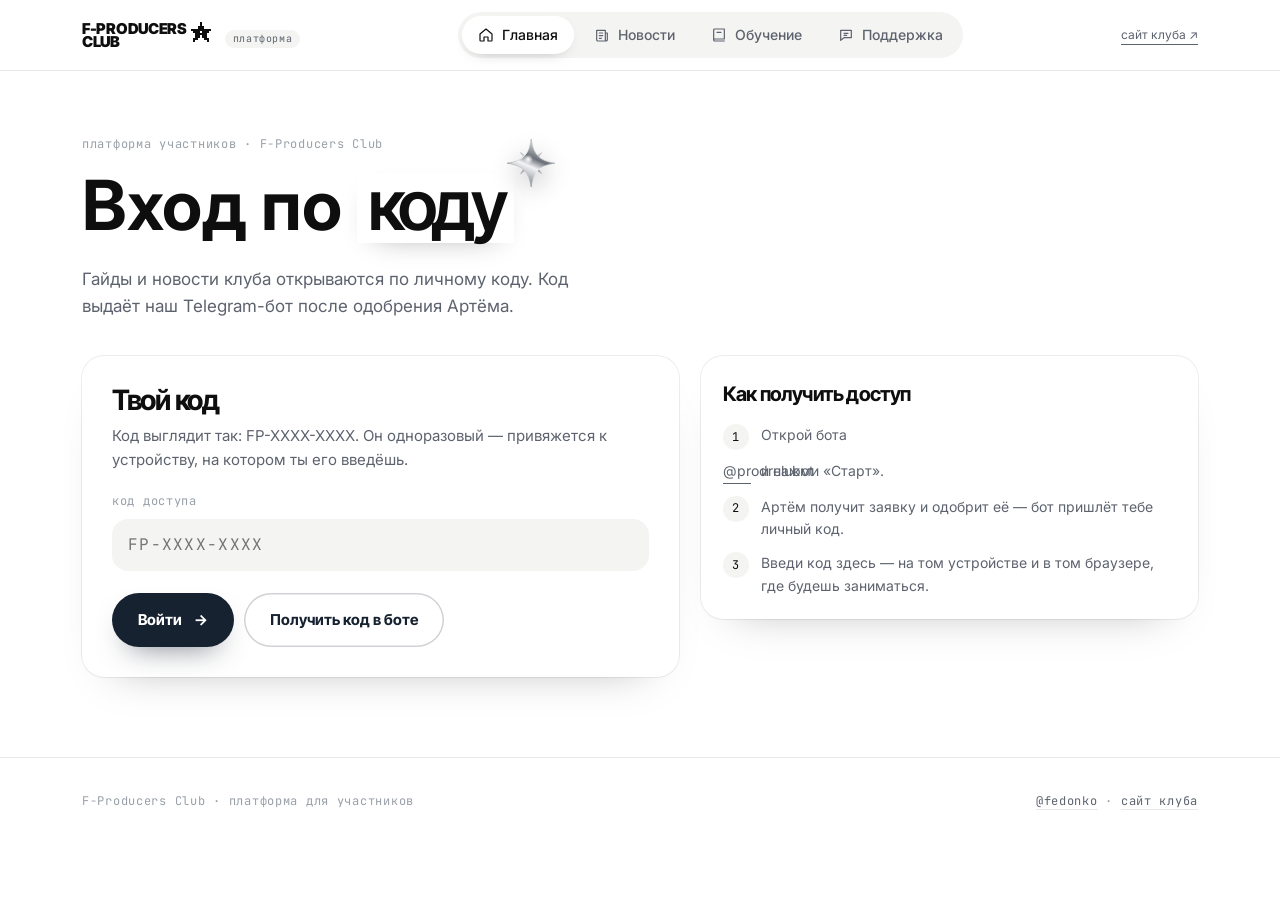
<file: index.html>
<!doctype html>
<html lang="ru">
<head>
<meta charset="utf-8">
<meta name="viewport" content="width=device-width, initial-scale=1, viewport-fit=cover">
<title>F-Producers Club — платформа</title>
<meta name="description" content="Платформа участников F-Producers Club: новости клуба, гайды и поддержка Артёма.">
<meta name="theme-color" content="#ffffff">
<link rel="icon" href="data:image/svg+xml,%3Csvg xmlns='http://www.w3.org/2000/svg' viewBox='0 0 9 9'%3E%3Cpath fill='%23172231' d='M4 0h1v3h4v1H8v1H7v1h1v2H7V7H6V6H5v1H4V6H3v1H2v1H1V6h1V5H1V4H0V3h4z'/%3E%3C/svg%3E">
<link rel="preconnect" href="https://fonts.googleapis.com">
<link rel="preconnect" href="https://fonts.gstatic.com" crossorigin>
<link href="https://fonts.googleapis.com/css2?family=Inter+Tight:wght@500;600;700;800&family=Inter:wght@400;500;600&family=JetBrains+Mono:wght@400;500&display=swap" rel="stylesheet">
<link rel="stylesheet" href="assets/style.css?v=6">
</head>
<body data-page="index">
<main class="wrap">
  <section class="phead fade">
    <span class="kick mono">платформа участников · F-Producers Club</span>
    <h1>Всё для работы<br>продюсером — <span class="tag-box">здесь</span><span class="cstar" aria-hidden="true"><svg><use href="#cs8"/></svg></span></h1>
    <p>Обучение по трём направлениям, новости клуба и прямая связь с Артёмом — в одном месте.</p>
  </section>

  <section class="sec hello fade">
    <div class="card cont" id="cont"><div><span class="mono">загрузка…</span></div></div>
    <div class="stats">
      <div class="card stat"><b id="st-guides">—</b><span class="mono">направления обучения</span></div>
      <div class="card stat tint"><b id="st-lessons">—</b><span class="mono">шагов в программе</span></div>
      <div class="card stat tint"><b>1:1</b><span class="mono">вопрос Артёму напрямую</span></div>
      <div class="card stat"><b>24/7</b><span class="mono">доступ к материалам</span></div>
    </div>
  </section>

  <section class="sec fade">
    <div class="sec-t"><h2>Разделы</h2></div>
    <div class="sections">
      <a class="card scard tint" href="news.html">
        <span class="ic"><svg viewBox="0 0 24 24" fill="none" stroke="currentColor" stroke-width="1.8" stroke-linecap="round" stroke-linejoin="round"><path d="M4 5h13v14a2 2 0 0 0 2 2H6a2 2 0 0 1-2-2zM17 9h3v10a2 2 0 0 1-2 2M8 9h5M8 13h5M8 17h3"/></svg></span>
        <span class="go">↗</span><h3>Новости<br>клуба</h3><p id="sc-news">Анонсы, обновления и новые материалы</p>
      </a>
      <a class="card scard dark" href="guides.html">
        <span class="ic"><svg viewBox="0 0 24 24" fill="none" stroke="currentColor" stroke-width="1.8" stroke-linecap="round" stroke-linejoin="round"><path d="M4 4.5A1.5 1.5 0 0 1 5.5 3H20v15H5.5A1.5 1.5 0 0 0 4 19.5zM4 19.5A1.5 1.5 0 0 0 5.5 21H20M9 8h6"/></svg></span>
        <span class="go">↗</span><h3>Обучение</h3><p id="sc-guides">Продюсирование, инфобизнес, продажи в звонках</p>
      </a>
      <a class="card scard" href="support.html">
        <span class="ic"><svg viewBox="0 0 24 24" fill="none" stroke="currentColor" stroke-width="1.8" stroke-linecap="round" stroke-linejoin="round"><path d="M4 5h16v11H9l-5 4zM9 9.5h6M9 12.5h4"/></svg></span>
        <span class="go">↗</span><h3>Вопрос<br>Артёму</h3><p>Пиши напрямую — без посредников</p>
      </a>
    </div>
  </section>

  <section class="sec favsec" id="home-favs" hidden></section>

  <section class="sec fade">
    <div class="sec-t"><h2>Направления</h2><a href="guides.html">всё обучение</a></div>
    <div class="ntracks" id="home-tracks"></div>
  </section>

  <section class="sec fade">
    <div class="sec-t"><h2>Последние новости</h2><a href="news.html">все новости</a></div>
    <div class="mini-feed" id="home-news"></div>
  </section>
</main>
<script src="assets/app.js?v=6"></script>
</body>
</html>
</file>
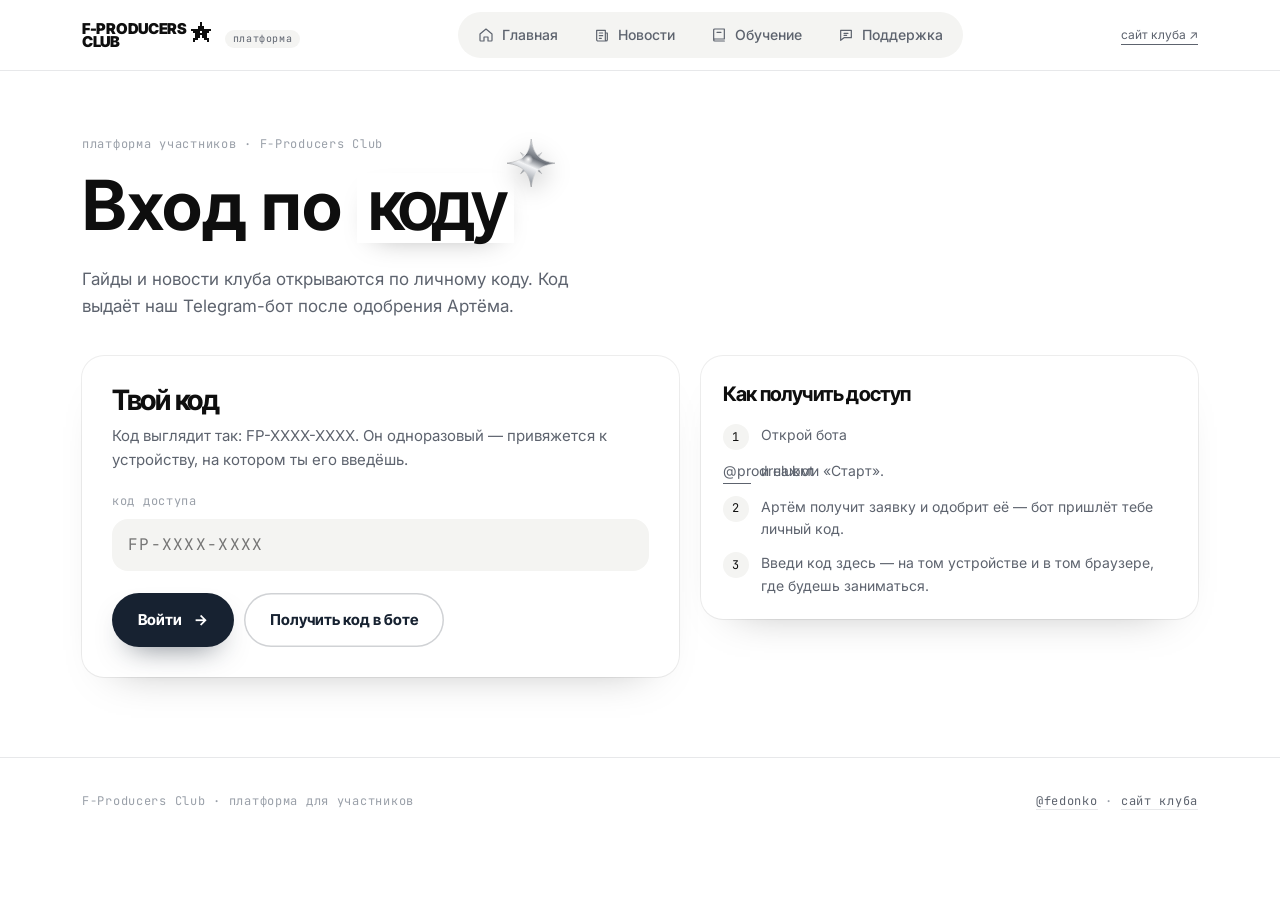
<file: admin.html>
<!doctype html>
<html lang="ru">
<head>
<meta charset="utf-8">
<meta name="viewport" content="width=device-width, initial-scale=1, viewport-fit=cover">
<title>Кабинет владельца — F-Producers Club</title>
<meta name="description" content="Кабинет владельца платформы F-Producers Club.">
<meta name="theme-color" content="#ffffff">
<link rel="icon" href="data:image/svg+xml,%3Csvg xmlns='http://www.w3.org/2000/svg' viewBox='0 0 9 9'%3E%3Cpath fill='%23172231' d='M4 0h1v3h4v1H8v1H7v1h1v2H7V7H6V6H5v1H4V6H3v1H2v1H1V6h1V5H1V4H0V3h4z'/%3E%3C/svg%3E">
<link rel="preconnect" href="https://fonts.googleapis.com">
<link rel="preconnect" href="https://fonts.gstatic.com" crossorigin>
<link href="https://fonts.googleapis.com/css2?family=Inter+Tight:wght@500;600;700;800&family=Inter:wght@400;500;600&family=JetBrains+Mono:wght@400;500&display=swap" rel="stylesheet">
<link rel="stylesheet" href="assets/style.css?v=6">
</head>
<body data-page="admin">
<main class="wrap">
  <div class="empty" style="margin-top:40px">Загружаем кабинет…</div>
</main>
<script src="assets/app.js?v=6"></script>
<script src="assets/admin.js?v=3"></script>
</body>
</html>
</file>
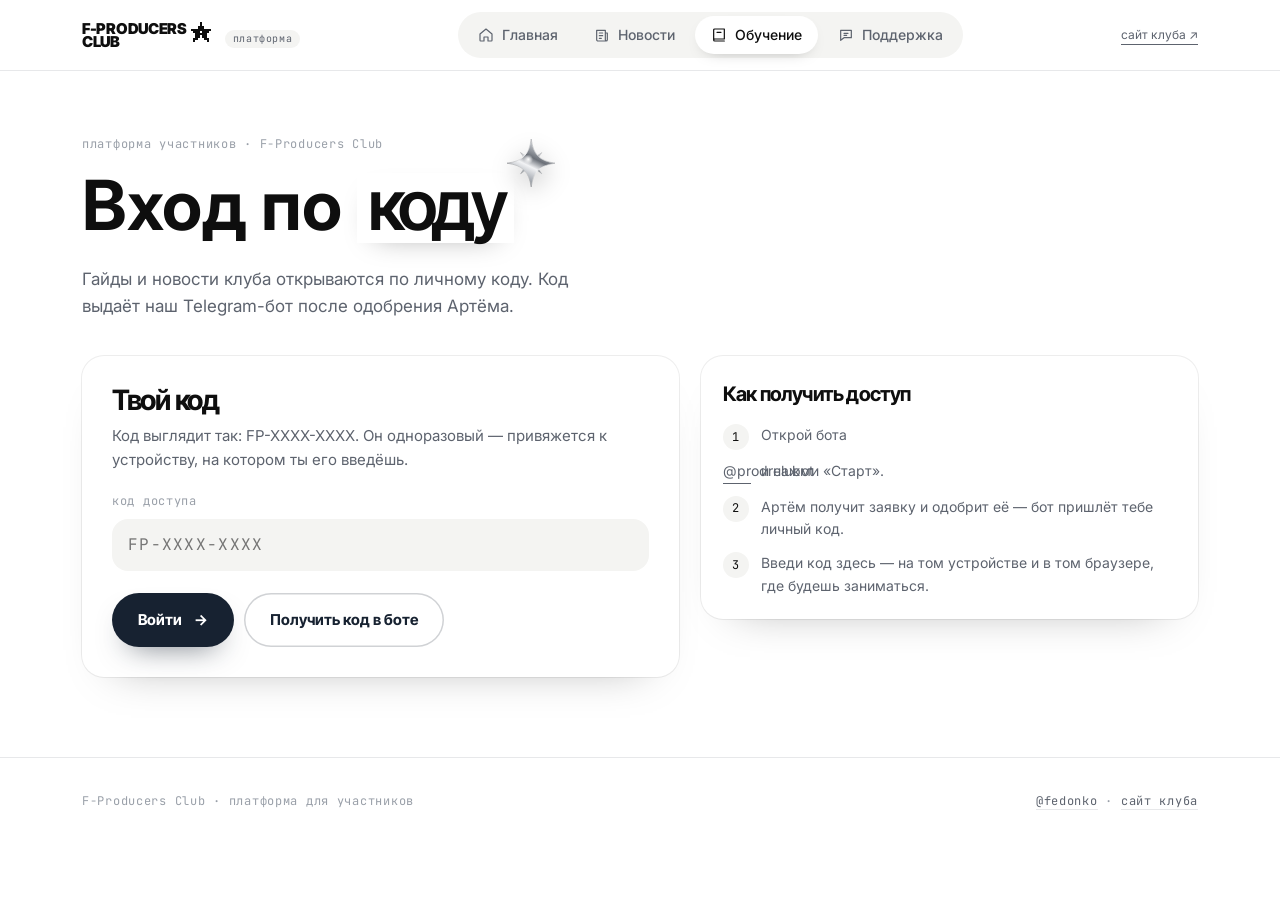
<file: guide.html>
<!doctype html>
<html lang="ru">
<head>
<meta charset="utf-8">
<meta name="viewport" content="width=device-width, initial-scale=1, viewport-fit=cover">
<title>Урок — F-Producers Club</title>
<meta name="description" content="Урок платформы F-Producers Club.">
<meta name="theme-color" content="#ffffff">
<link rel="icon" href="data:image/svg+xml,%3Csvg xmlns='http://www.w3.org/2000/svg' viewBox='0 0 9 9'%3E%3Cpath fill='%23172231' d='M4 0h1v3h4v1H8v1H7v1h1v2H7V7H6V6H5v1H4V6H3v1H2v1H1V6h1V5H1V4H0V3h4z'/%3E%3C/svg%3E">
<link rel="preconnect" href="https://fonts.googleapis.com">
<link rel="preconnect" href="https://fonts.gstatic.com" crossorigin>
<link href="https://fonts.googleapis.com/css2?family=Inter+Tight:wght@500;600;700;800&family=Inter:wght@400;500;600&family=JetBrains+Mono:wght@400;500&display=swap" rel="stylesheet">
<link rel="stylesheet" href="assets/style.css?v=6">
</head>
<body data-page="guide">
<main class="wrap">
  <section class="sec lsn" id="reader" style="padding-top:34px"><div class="empty load" style="grid-column:1/-1">Загружаем урок…</div></section>
</main>
<script src="assets/app.js?v=6"></script>
</body>
</html>
</file>
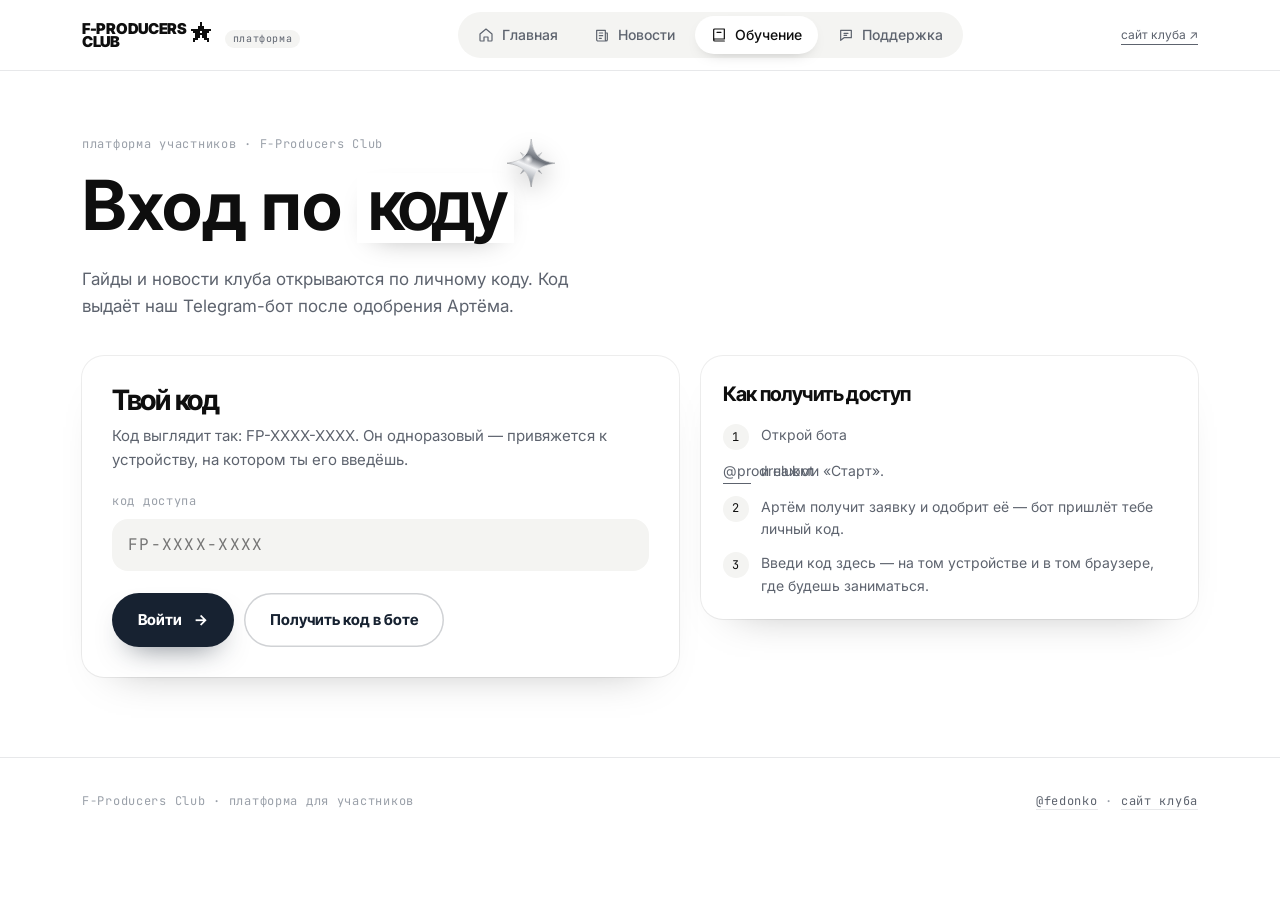
<file: guides.html>
<!doctype html>
<html lang="ru">
<head>
<meta charset="utf-8">
<meta name="viewport" content="width=device-width, initial-scale=1, viewport-fit=cover">
<title>Обучение — F-Producers Club</title>
<meta name="description" content="Гайды F-Producers Club: упаковка, прогревы, воронки, запуски, трафик, аналитика, договор, команда.">
<meta name="theme-color" content="#ffffff">
<link rel="icon" href="data:image/svg+xml,%3Csvg xmlns='http://www.w3.org/2000/svg' viewBox='0 0 9 9'%3E%3Cpath fill='%23172231' d='M4 0h1v3h4v1H8v1H7v1h1v2H7V7H6V6H5v1H4V6H3v1H2v1H1V6h1V5H1V4H0V3h4z'/%3E%3C/svg%3E">
<link rel="preconnect" href="https://fonts.googleapis.com">
<link rel="preconnect" href="https://fonts.gstatic.com" crossorigin>
<link href="https://fonts.googleapis.com/css2?family=Inter+Tight:wght@500;600;700;800&family=Inter:wght@400;500;600&family=JetBrains+Mono:wght@400;500&display=swap" rel="stylesheet">
<link rel="stylesheet" href="assets/style.css?v=6">
</head>
<body data-page="guides">
<main class="wrap">
  <section class="phead fade">
    <span class="kick mono">раздел · 02 · обучение</span>
    <h1>Выбери <span class="tag-box">направление</span><span class="cstar" aria-hidden="true"><svg><use href="#cs8"/></svg></span></h1>
    <p>Три направления клуба. Внутри каждого — шаги по порядку: видео, таймкоды и отметка «пройдено».</p>
  </section>
  <section class="sec favsec" id="favsec" hidden></section>
  <section class="sec">
    <div class="ntracks" id="tracks"><div class="empty load">Загружаем направления…</div></div>
  </section>
</main>
<script src="assets/app.js?v=6"></script>
</body>
</html>
</file>
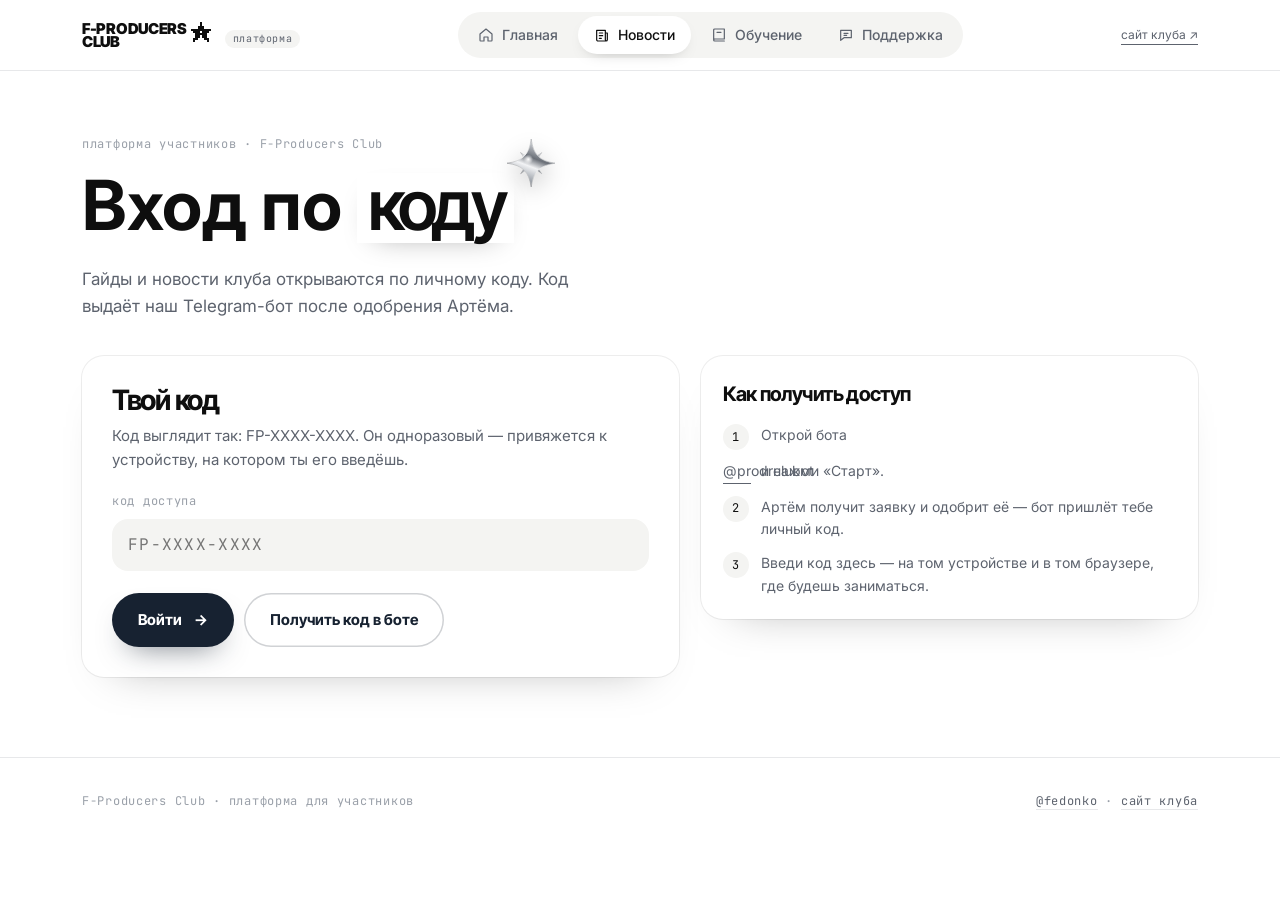
<file: news.html>
<!doctype html>
<html lang="ru">
<head>
<meta charset="utf-8">
<meta name="viewport" content="width=device-width, initial-scale=1, viewport-fit=cover">
<title>Новости клуба — F-Producers Club</title>
<meta name="description" content="Новости, анонсы и обновления F-Producers Club.">
<meta name="theme-color" content="#ffffff">
<link rel="icon" href="data:image/svg+xml,%3Csvg xmlns='http://www.w3.org/2000/svg' viewBox='0 0 9 9'%3E%3Cpath fill='%23172231' d='M4 0h1v3h4v1H8v1H7v1h1v2H7V7H6V6H5v1H4V6H3v1H2v1H1V6h1V5H1V4H0V3h4z'/%3E%3C/svg%3E">
<link rel="preconnect" href="https://fonts.googleapis.com">
<link rel="preconnect" href="https://fonts.gstatic.com" crossorigin>
<link href="https://fonts.googleapis.com/css2?family=Inter+Tight:wght@500;600;700;800&family=Inter:wght@400;500;600&family=JetBrains+Mono:wght@400;500&display=swap" rel="stylesheet">
<link rel="stylesheet" href="assets/style.css?v=6">
</head>
<body data-page="news">
<main class="wrap">
  <section class="phead fade">
    <span class="kick mono">раздел · 01</span>
    <h1><span class="tag-box">Новости</span> клуба<span class="cstar" aria-hidden="true"><svg><use href="#cs8"/></svg></span></h1>
    <p>Анонсы, новые гайды и обновления платформы. Важное — в закрепе.</p>
  </section>
  <section class="sec">
    <div class="filters" id="filters"></div>
    <div class="feed" id="feed"><div class="empty">Загружаем новости…</div></div>
  </section>
</main>
<script src="assets/app.js?v=6"></script>
</body>
</html>
</file>
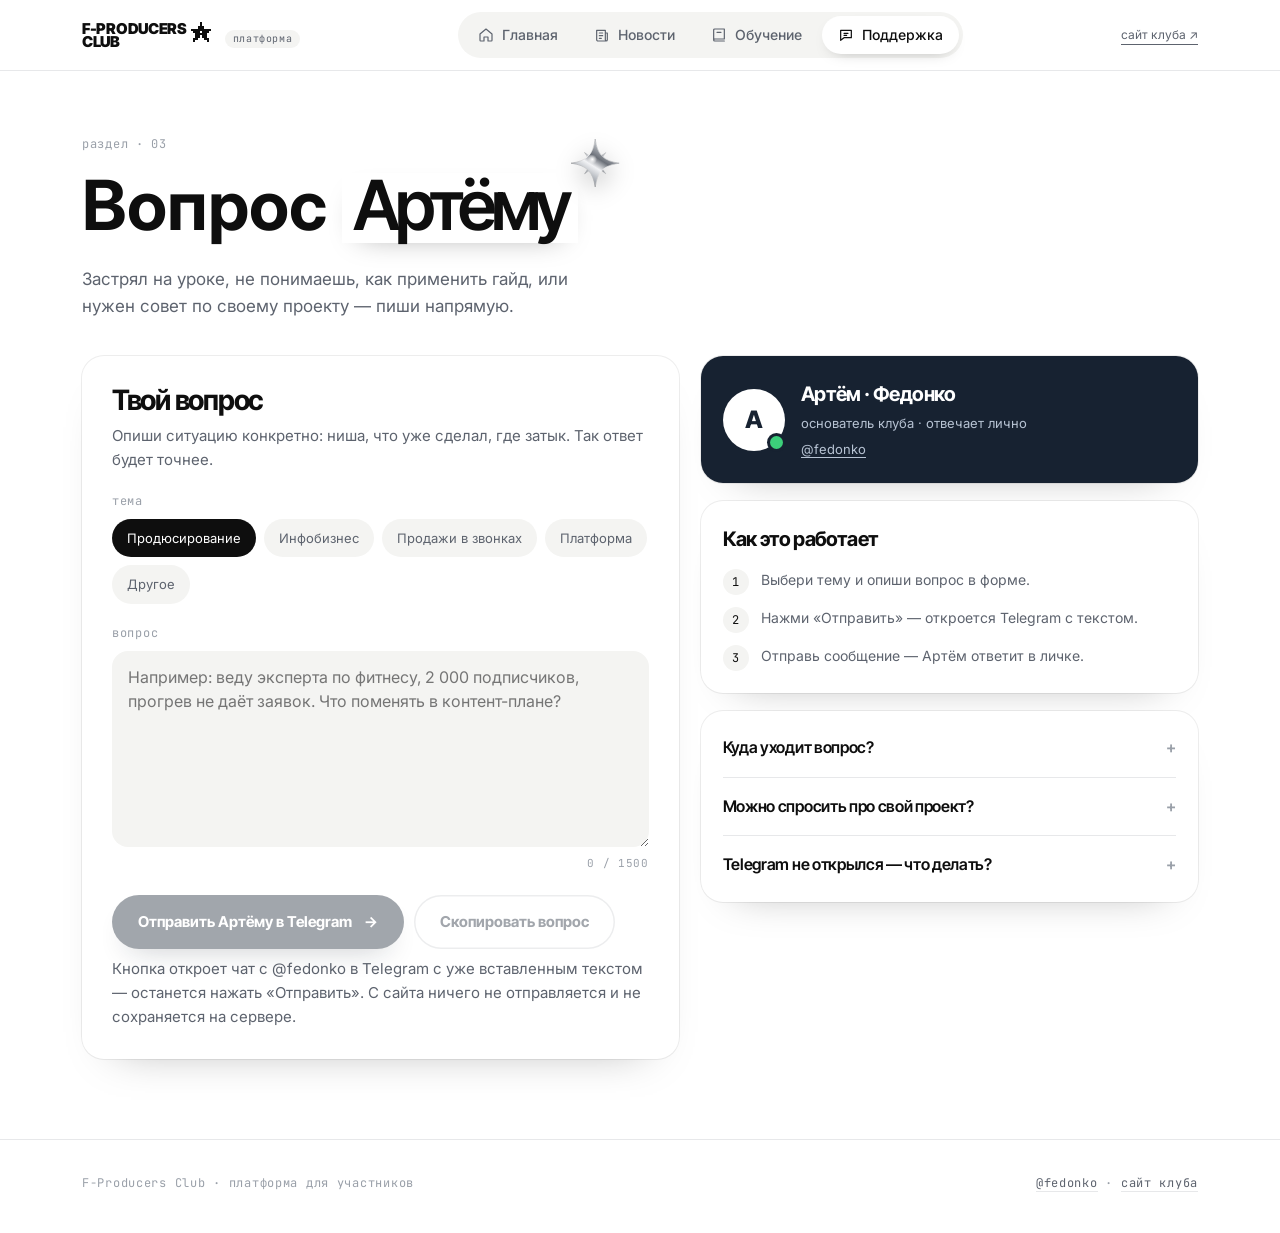
<file: support.html>
<!doctype html>
<html lang="ru">
<head>
<meta charset="utf-8">
<meta name="viewport" content="width=device-width, initial-scale=1, viewport-fit=cover">
<title>Поддержка — вопрос Артёму · F-Producers Club</title>
<meta name="description" content="Задай вопрос Артёму напрямую в Telegram.">
<meta name="theme-color" content="#ffffff">
<link rel="icon" href="data:image/svg+xml,%3Csvg xmlns='http://www.w3.org/2000/svg' viewBox='0 0 9 9'%3E%3Cpath fill='%23172231' d='M4 0h1v3h4v1H8v1H7v1h1v2H7V7H6V6H5v1H4V6H3v1H2v1H1V6h1V5H1V4H0V3h4z'/%3E%3C/svg%3E">
<link rel="preconnect" href="https://fonts.googleapis.com">
<link rel="preconnect" href="https://fonts.gstatic.com" crossorigin>
<link href="https://fonts.googleapis.com/css2?family=Inter+Tight:wght@500;600;700;800&family=Inter:wght@400;500;600&family=JetBrains+Mono:wght@400;500&display=swap" rel="stylesheet">
<link rel="stylesheet" href="assets/style.css?v=6">
</head>
<body data-page="support">
<main class="wrap">
  <section class="phead fade">
    <span class="kick mono">раздел · 03</span>
    <h1>Вопрос <span class="tag-box">Артёму</span><span class="cstar" aria-hidden="true"><svg><use href="#cs8"/></svg></span></h1>
    <p>Застрял на уроке, не понимаешь, как применить гайд, или нужен совет по своему проекту — пиши напрямую.</p>
  </section>

  <section class="sup">
    <div class="card ask fade">
      <h2>Твой вопрос</h2>
      <p>Опиши ситуацию конкретно: ниша, что уже сделал, где затык. Так ответ будет точнее.</p>
      <div class="field"><label class="mono">тема</label><div class="chips" id="topics"></div></div>
      <div class="field">
        <label class="mono" for="q">вопрос</label>
        <textarea id="q" rows="7" maxlength="1500" placeholder="Например: веду эксперта по фитнесу, 2 000 подписчиков, прогрев не даёт заявок. Что поменять в контент-плане?"></textarea>
        <div class="count mono" id="cnt">0 / 1500</div>
      </div>
      <div class="actions">
        <button class="btn" id="send" type="button">Отправить Артёму в Telegram <span class="ar">→</span></button>
        <button class="btn ghost" id="copy" type="button">Скопировать вопрос</button>
      </div>
      <p class="note">Кнопка откроет чат с @fedonko в Telegram с уже вставленным текстом — останется нажать «Отправить». С сайта ничего не отправляется и не сохраняется на сервере.</p>
      <div class="ok" id="ok" role="status"></div>
    </div>

    <aside class="side">
      <div class="card who fade">
        <span class="av">А<i></i></span>
        <div><b>Артём · Федонко</b><span>основатель клуба · отвечает лично<br><a href="https://t.me/fedonko" target="_blank" rel="noopener" style="border-bottom:1px solid currentColor">@fedonko</a></span></div>
      </div>
      <div class="card how fade">
        <h3>Как это работает</h3>
        <ol>
          <li>Выбери тему и опиши вопрос в форме.</li>
          <li>Нажми «Отправить» — откроется Telegram с текстом.</li>
          <li>Отправь сообщение — Артём ответит в личке.</li>
        </ol>
      </div>
      <div class="card qa fade">
        <details><summary>Куда уходит вопрос?<i>+</i></summary><p>Прямо в личные сообщения Артёму в Telegram. Без ботов и посредников.</p></details>
        <details><summary>Можно спросить про свой проект?<i>+</i></summary><p>Да. Чем подробнее опишешь нишу, цифры и что уже пробовал, тем полезнее будет ответ.</p></details>
        <details><summary>Telegram не открылся — что делать?<i>+</i></summary><p>Нажми «Скопировать вопрос», открой чат с @fedonko и вставь текст вручную.</p></details>
      </div>
    </aside>
  </section>
</main>
<script src="assets/app.js?v=6"></script>
</body>
</html>
</file>
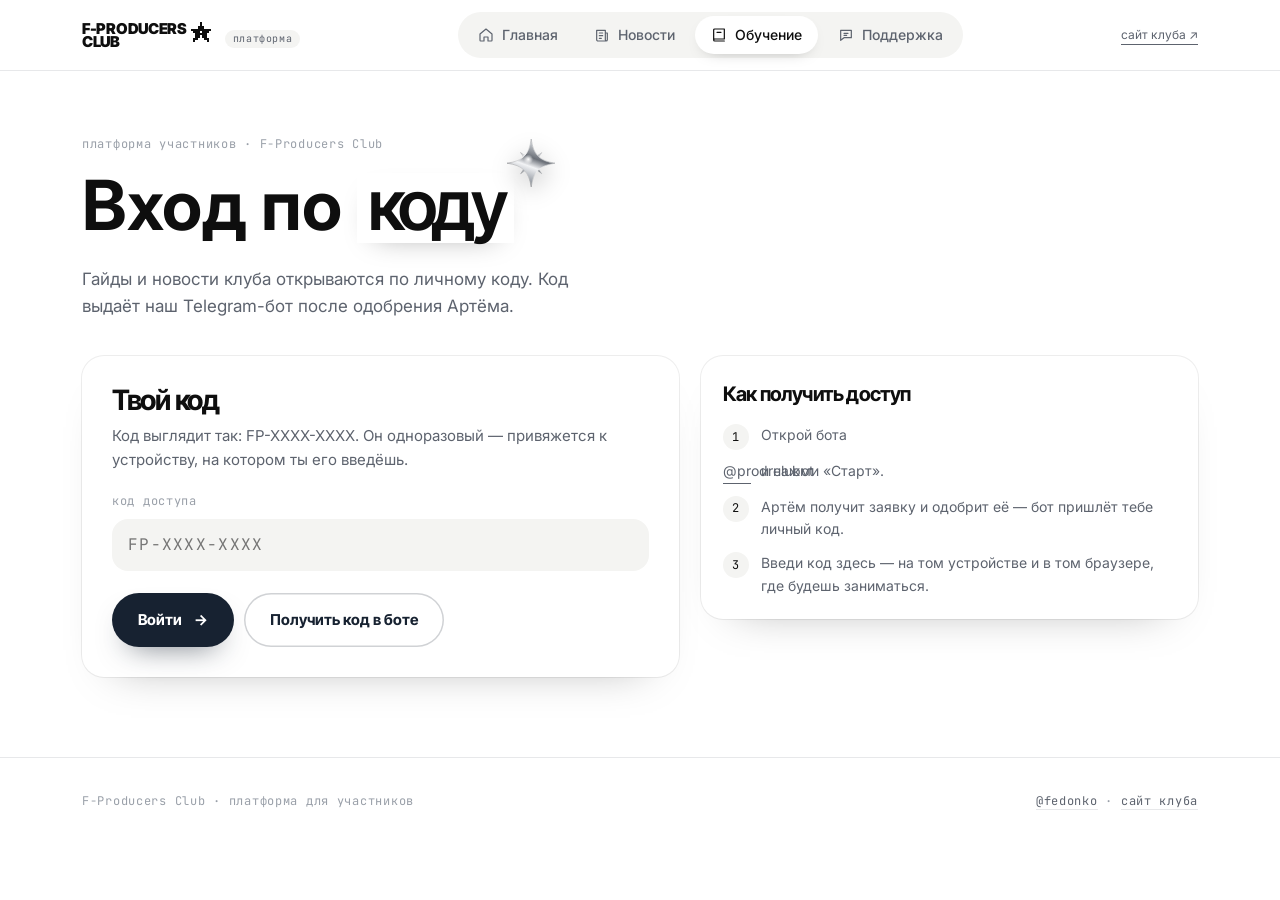
<file: track.html>
<!doctype html>
<html lang="ru">
<head>
<meta charset="utf-8">
<meta name="viewport" content="width=device-width, initial-scale=1, viewport-fit=cover">
<title>Направление — F-Producers Club</title>
<meta name="description" content="Гайды F-Producers Club: упаковка, прогревы, воронки, запуски, трафик, аналитика, договор, команда.">
<meta name="theme-color" content="#ffffff">
<link rel="icon" href="data:image/svg+xml,%3Csvg xmlns='http://www.w3.org/2000/svg' viewBox='0 0 9 9'%3E%3Cpath fill='%23172231' d='M4 0h1v3h4v1H8v1H7v1h1v2H7V7H6V6H5v1H4V6H3v1H2v1H1V6h1V5H1V4H0V3h4z'/%3E%3C/svg%3E">
<link rel="preconnect" href="https://fonts.googleapis.com">
<link rel="preconnect" href="https://fonts.gstatic.com" crossorigin>
<link href="https://fonts.googleapis.com/css2?family=Inter+Tight:wght@500;600;700;800&family=Inter:wght@400;500;600&family=JetBrains+Mono:wght@400;500&display=swap" rel="stylesheet">
<link rel="stylesheet" href="assets/style.css?v=6">
</head>
<body data-page="track">
<main class="wrap">
  <div id="track" style="padding-top:34px"><div class="empty load">Загружаем шаги…</div></div>
</main>
<script src="assets/app.js?v=6"></script>
</body>
</html>
</file>
<file: assets/style.css>
:root {
  --bg: #ffffff; --soft: #f4f4f2; --paper: #f3f1ec; --ink: #0e0e0e; --navy: #172231; --sub: #5d636e; --mute: #9aa0a9;
  --line: rgba(23,34,49,.1); --grad: linear-gradient(100deg, #0e0e0e 0%, #2b2b2b 42%, #a3a3a3 100%);
  --head: "Inter Tight", "Helvetica Neue", Arial, sans-serif;
  --ease: cubic-bezier(.22, 1, .36, 1);
  --wrap: 1180px;
}
* { box-sizing: border-box; margin: 0; padding: 0; }
html { scroll-behavior: smooth; }
body { font-family: "Inter", system-ui, -apple-system, sans-serif; font-size: 16px; line-height: 1.6; color: var(--ink); background: var(--bg); -webkit-font-smoothing: antialiased; overflow-x: hidden; }
a { color: inherit; text-decoration: none; }
button, input, textarea, select { font: inherit; color: inherit; }
img { display: block; max-width: 100%; }
::selection { background: var(--navy); color: #fff; }
.wrap { max-width: var(--wrap); margin: 0 auto; padding: 0 32px; position: relative; }
.mono { font-family: "JetBrains Mono", ui-monospace, monospace; font-size: 12px; letter-spacing: .06em; }
.grad { background: var(--grad); background-size: 160% 100%; -webkit-background-clip: text; background-clip: text; color: transparent; animation: shimmer 9s ease-in-out infinite alternate; }
@keyframes shimmer { from { background-position: 0 0; } to { background-position: 100% 0; } }
.tag-box { display: inline-block; padding: 0 .16em .06em; margin: .04em 0; background: #fff; color: var(--ink); font-family: var(--head); font-weight: 600; letter-spacing: -.07em; line-height: .95; box-shadow: 0 10px 30px -18px rgba(0,0,0,.4); }

/* звёзды */
.cstar { position: absolute; z-index: 2; width: var(--s, 60px); height: var(--s, 60px); pointer-events: none; animation: cfloat var(--t, 7s) ease-in-out infinite; filter: drop-shadow(0 8px 12px rgba(0,0,0,.22)); }
.cstar svg { display: block; width: 100%; height: 100%; animation: cspin var(--sp, 22s) linear infinite; }
@keyframes cfloat { 0%, 100% { translate: 0 0; } 50% { translate: 0 -8px; } }
@keyframes cspin { to { rotate: 360deg; } }
.px { display: block; overflow: visible; shape-rendering: crispEdges; }
.px rect { fill: currentColor; }

/* появление */
.fade { opacity: 0; transform: translateY(18px); transition: opacity .9s var(--ease), transform 1s var(--ease); transition-delay: calc(var(--d, 0) * 80ms); }
.fade.in { opacity: 1; transform: none; }

/* кнопки */
.btn { display: inline-flex; align-items: center; gap: 12px; padding: 15px 26px; border: 0; border-radius: 999px; background: var(--navy); color: #fff; font-family: var(--head); font-weight: 700; font-size: 15px; cursor: pointer; box-shadow: 0 14px 30px -16px rgba(23,34,49,.7); transition: transform .4s var(--ease), box-shadow .4s var(--ease), opacity .3s; }
.btn:hover { transform: translateY(-2px); box-shadow: 0 20px 36px -16px rgba(23,34,49,.75); }
.btn .ar { transition: transform .5s var(--ease); } .btn:hover .ar { transform: translateX(4px); }
.btn.ghost { background: #fff; color: var(--navy); box-shadow: inset 0 0 0 1.5px rgba(23,34,49,.2); }
.btn.sm { padding: 10px 18px; font-size: 13px; }
.btn:disabled { opacity: .4; pointer-events: none; }

/* шапка */
.top { position: sticky; top: 0; z-index: 50; background: rgba(255,255,255,.86); backdrop-filter: blur(14px); -webkit-backdrop-filter: blur(14px); border-bottom: 1px solid var(--line); }
.top .wrap { display: flex; align-items: center; justify-content: space-between; gap: 20px; height: 70px; }
.logo { display: flex; align-items: flex-end; gap: 4px; font-family: var(--head); font-weight: 900; font-size: 15px; line-height: .9; letter-spacing: -.02em; }
.logo .px { width: 20px; height: 20px; margin-bottom: 7px; }
.logo small { display: block; margin: 0 0 1px 10px; padding: 3px 8px; border-radius: 999px; background: var(--soft); color: var(--sub); font-family: "JetBrains Mono", monospace; font-weight: 400; font-size: 10px; letter-spacing: .06em; line-height: 1.2; }
.menu { display: flex; gap: 4px; padding: 4px; border-radius: 999px; background: var(--soft); }
.menu a { position: relative; display: flex; align-items: center; gap: 8px; padding: 8px 16px; border-radius: 999px; font-size: 14px; font-weight: 500; color: var(--sub); transition: color .3s, background .3s; }
.menu a:hover { color: var(--ink); }
.menu a.on { background: #fff; color: var(--ink); box-shadow: 0 6px 16px -10px rgba(0,0,0,.35); }
.menu svg { width: 16px; height: 16px; }
.top .site { font-size: 12px; color: var(--sub); border-bottom: 1px solid currentColor; }

/* нижняя панель на телефоне */
.tabbar { display: none; }

/* общие секции */
main { min-height: 70vh; }
.phead { position: relative; padding: 64px 0 36px; }
.phead .kick { display: block; margin-bottom: 16px; color: var(--mute); }
.phead h1 { position: relative; display: inline-block; font-size: clamp(38px, 5.4vw, 72px); line-height: 1.02; }
.phead h1 .cstar { --s: .7em; right: -.6em; top: -.45em; }
.phead p { margin-top: 20px; max-width: 520px; color: var(--sub); font-size: 17px; }
.sec { padding: 20px 0 80px; }
.sec-t { display: flex; align-items: baseline; justify-content: space-between; gap: 20px; margin-bottom: 18px; }
.sec-t h2 { font-family: var(--head); font-weight: 700; font-size: 26px; letter-spacing: -.04em; }
.sec-t a { font-size: 13px; color: var(--sub); border-bottom: 1px solid currentColor; }

.card { position: relative; border-radius: 22px; background: #fff; box-shadow: 0 0 0 1px rgba(0,0,0,.07), 0 22px 44px -34px rgba(0,0,0,.35); transition: transform .6s var(--ease), box-shadow .6s var(--ease); }
a.card:hover, .card.hov:hover { transform: translateY(-4px); box-shadow: 0 0 0 1px rgba(0,0,0,.09), 0 30px 56px -34px rgba(0,0,0,.45); }
.pill { display: inline-block; padding: 4px 10px; border-radius: 999px; box-shadow: inset 0 0 0 1px rgba(0,0,0,.14); color: var(--sub); font-size: 10px; }
.pill.dark { background: var(--navy); color: #fff; box-shadow: none; }

/* главная */
.hello { display: grid; grid-template-columns: minmax(0, 1.25fr) minmax(0, 1fr); gap: 22px; align-items: stretch; }
.cont { display: flex; flex-direction: column; justify-content: space-between; gap: 24px; padding: 28px; background: var(--navy); color: #fff; overflow: hidden; }
.cont .mono { color: #8fa0b8; }
.cont h3 { margin-top: 10px; font-family: var(--head); font-weight: 700; font-size: clamp(24px, 2.6vw, 34px); line-height: 1.04; letter-spacing: -.045em; }
.cont p { margin-top: 8px; color: #b7c3d3; font-size: 14px; }
.cont .btn { background: #fff; color: var(--navy); align-self: flex-start; }
.cont .cstar { --s: 110px; right: -24px; top: -24px; opacity: .9; }
.prog { height: 6px; border-radius: 999px; background: rgba(255,255,255,.12); overflow: hidden; }
.prog i { display: block; height: 100%; width: var(--p, 0%); border-radius: inherit; background: #fff; transition: width 1.2s var(--ease); }
.stats { display: grid; grid-template-columns: 1fr 1fr; gap: 14px; }
.stat { padding: 20px; }
.stat b { display: block; font-family: var(--head); font-weight: 700; font-size: 36px; line-height: 1; letter-spacing: -.05em; }
.stat span { display: block; margin-top: 8px; color: var(--mute); font-size: 11px; }
.stat.tint { background: var(--paper); }
.sections { display: grid; grid-template-columns: repeat(3, minmax(0, 1fr)); gap: 18px; }
.scard { display: flex; flex-direction: column; gap: 12px; min-height: 230px; padding: 24px; overflow: hidden; }
.scard .ic { display: grid; place-items: center; width: 48px; height: 48px; border-radius: 14px; background: var(--soft); }
.scard .ic svg { width: 22px; height: 22px; }
.scard h3 { margin-top: auto; font-family: var(--head); font-weight: 700; font-size: 26px; letter-spacing: -.05em; line-height: 1; }
.scard p { color: var(--sub); font-size: 14px; }
.scard .go { position: absolute; right: 20px; top: 20px; display: grid; place-items: center; width: 34px; height: 34px; border-radius: 50%; box-shadow: inset 0 0 0 1px rgba(0,0,0,.12); transition: background .3s, color .3s, transform .5s var(--ease); }
.scard:hover .go { background: var(--ink); color: #fff; transform: rotate(-45deg); }
.scard.dark { background: var(--navy); color: #fff; } .scard.dark p { color: #b7c3d3; } .scard.dark .ic { background: rgba(255,255,255,.1); } .scard.dark .go { box-shadow: inset 0 0 0 1px rgba(255,255,255,.3); }
.scard.tint { background: var(--paper); } .scard.tint .ic { background: #fff; }

/* новости */
.filters { display: flex; flex-wrap: wrap; gap: 8px; margin-bottom: 26px; }
.filters button { padding: 8px 16px; border: 0; border-radius: 999px; background: var(--soft); color: var(--sub); font-size: 13px; cursor: pointer; transition: background .3s, color .3s; }
.filters button.on { background: var(--ink); color: #fff; }
.feed { display: grid; gap: 18px; max-width: 820px; }
.post { padding: 26px 28px; }
.post .meta { display: flex; flex-wrap: wrap; align-items: center; gap: 10px; color: var(--mute); }
.post h3 { margin-top: 12px; font-family: var(--head); font-weight: 700; font-size: clamp(22px, 2.4vw, 28px); line-height: 1.08; letter-spacing: -.04em; }
.post .body { margin-top: 12px; color: var(--sub); }
.post .body p + p, .post .body p + ul, .post .body ul + p { margin-top: 10px; }
.post .body ul { padding-left: 18px; }
.post .more { display: grid; grid-template-rows: 0fr; transition: grid-template-rows .7s var(--ease); }
.post .more > div { overflow: hidden; }
.post.open .more { grid-template-rows: 1fr; }
.post .tog { margin-top: 14px; padding: 0; border: 0; background: none; font-size: 13px; font-weight: 500; color: var(--ink); border-bottom: 1px solid currentColor; cursor: pointer; }
.post.pin { box-shadow: 0 0 0 1.5px var(--navy), 0 22px 44px -34px rgba(0,0,0,.35); }
.mini-feed { display: grid; grid-template-columns: repeat(3, minmax(0, 1fr)); gap: 18px; }
.mini-feed .post { padding: 22px; }
.mini-feed .post h3 { font-size: 20px; }
.mini-feed .post .body { display: -webkit-box; -webkit-line-clamp: 3; -webkit-box-orient: vertical; overflow: hidden; font-size: 14px; }

/* гайды */
.mods { display: grid; grid-template-columns: repeat(auto-fill, minmax(270px, 1fr)); gap: 18px; }
.mod { display: flex; flex-direction: column; gap: 12px; padding: 22px; min-height: 250px; }
.mod .row { display: flex; justify-content: space-between; align-items: center; gap: 10px; color: var(--mute); }
.mod h3 { font-family: var(--head); font-weight: 700; font-size: 26px; line-height: 1; letter-spacing: -.05em; }
.mod p { color: var(--sub); font-size: 14px; }
.mod .bar { margin-top: auto; height: 5px; border-radius: 999px; background: var(--soft); overflow: hidden; }
.mod .bar i { display: block; height: 100%; width: var(--p, 0%); background: var(--ink); border-radius: inherit; transition: width 1s var(--ease); }
.mod .foot { display: flex; justify-content: space-between; color: var(--mute); font-size: 11px; }
.mod.start { background: var(--navy); color: #fff; } .mod.start p { color: #b7c3d3; } .mod.start .bar { background: rgba(255,255,255,.14); } .mod.start .bar i { background: #fff; } .mod.start .pill { color: #c9d3e0; box-shadow: inset 0 0 0 1px rgba(255,255,255,.25); }

/* модуль и урок */
.crumbs { display: flex; flex-wrap: wrap; gap: 8px; align-items: center; margin-bottom: 18px; color: var(--mute); }
.crumbs a { color: var(--sub); border-bottom: 1px solid var(--line); }
.reader { display: grid; grid-template-columns: 290px minmax(0, 1fr); gap: 36px; align-items: start; padding-bottom: 80px; }
.toc { position: sticky; top: 92px; padding: 18px; }
.toc h4 { font-family: var(--head); font-weight: 700; font-size: 20px; letter-spacing: -.04em; line-height: 1.05; }
.toc .mono { color: var(--mute); }
.toc ol { list-style: none; display: grid; gap: 4px; margin-top: 14px; }
.toc a { display: grid; grid-template-columns: 22px minmax(0, 1fr); gap: 10px; align-items: start; padding: 9px 10px; border-radius: 12px; font-size: 14px; line-height: 1.35; color: var(--sub); transition: background .3s, color .3s; }
.toc a:hover { background: var(--soft); color: var(--ink); }
.toc a.on { background: var(--navy); color: #fff; }
.toc .ck { display: grid; place-items: center; width: 22px; height: 22px; border-radius: 50%; box-shadow: inset 0 0 0 1.5px rgba(0,0,0,.18); font-size: 11px; }
.toc a.on .ck { box-shadow: inset 0 0 0 1.5px rgba(255,255,255,.4); }
.toc a.done .ck { background: var(--ink); color: #fff; box-shadow: none; }
.toc a.on.done .ck { background: #fff; color: var(--navy); }
.lesson { padding: 36px 40px 32px; }
.lesson .meta { display: flex; flex-wrap: wrap; gap: 10px; align-items: center; color: var(--mute); }
.lesson h1 { margin-top: 14px; font-family: var(--head); font-weight: 700; font-size: clamp(30px, 3.6vw, 46px); line-height: 1.02; letter-spacing: -.05em; }
.content { margin-top: 24px; font-size: 17px; line-height: 1.7; }
.content > * + * { margin-top: 16px; }
.content h2 { margin-top: 30px; font-family: var(--head); font-weight: 700; font-size: 24px; letter-spacing: -.04em; line-height: 1.15; }
.content ul, .content ol { padding-left: 22px; }
.content li + li { margin-top: 6px; }
.content .tip { padding: 16px 18px; border-radius: 16px; background: var(--paper); font-size: 15px; }
.content .tip b { display: block; margin-bottom: 4px; font-family: var(--head); }
.content .video { position: relative; aspect-ratio: 16/9; border-radius: 16px; overflow: hidden; background: var(--soft); }
.content .video iframe { position: absolute; inset: 0; width: 100%; height: 100%; border: 0; }
.soon { display: grid; place-items: center; gap: 14px; padding: 48px 24px; border-radius: 18px; background: var(--soft); text-align: center; }
.soon b { font-family: var(--head); font-size: 22px; letter-spacing: -.04em; }
.soon p { max-width: 380px; color: var(--sub); font-size: 15px; }
.lesson .nav2 { display: flex; flex-wrap: wrap; justify-content: space-between; align-items: center; gap: 12px; margin-top: 34px; padding-top: 22px; border-top: 1px solid var(--line); }
.done-btn.is { background: #fff; color: var(--navy); box-shadow: inset 0 0 0 1.5px var(--navy); }

/* поддержка */
.sup { display: grid; grid-template-columns: minmax(0, 1.2fr) minmax(0, 1fr); gap: 22px; align-items: start; padding-bottom: 80px; }
.ask { padding: 30px; }
.ask h2 { font-family: var(--head); font-weight: 700; font-size: 28px; letter-spacing: -.045em; line-height: 1.05; }
.ask > p { margin-top: 8px; color: var(--sub); font-size: 15px; }
.field { display: grid; gap: 8px; margin-top: 20px; }
.field label { color: var(--mute); }
.chips { display: flex; flex-wrap: wrap; gap: 8px; }
.chips button { padding: 9px 15px; border: 0; border-radius: 999px; background: var(--soft); color: var(--sub); font-size: 13px; cursor: pointer; transition: background .3s, color .3s; }
.chips button.on { background: var(--ink); color: #fff; }
.field textarea, .field input { width: 100%; padding: 14px 16px; border: 0; border-radius: 16px; background: var(--soft); font-size: 16px; line-height: 1.5; resize: vertical; outline: none; box-shadow: inset 0 0 0 1.5px transparent; transition: box-shadow .3s, background .3s; }
.field textarea { min-height: 160px; }
.field textarea:focus, .field input:focus { background: #fff; box-shadow: inset 0 0 0 1.5px var(--navy); }
.count { justify-self: end; color: var(--mute); font-size: 11px; }
.actions { display: flex; flex-wrap: wrap; gap: 10px; margin-top: 22px; }
.note { margin-top: 14px; color: var(--mute); font-size: 12px; }
.ok { display: none; margin-top: 16px; padding: 14px 16px; border-radius: 14px; background: var(--paper); font-size: 14px; }
.ok.on { display: block; animation: pop .6s var(--ease); }
@keyframes pop { from { opacity: 0; transform: translateY(8px); } }
.side { display: grid; gap: 18px; }
.who { display: flex; gap: 16px; align-items: center; padding: 22px; background: var(--navy); color: #fff; }
.who .av { position: relative; flex: none; display: grid; place-items: center; width: 62px; height: 62px; border-radius: 50%; background: #fff; color: var(--navy); font-family: var(--head); font-weight: 800; font-size: 24px; }
.who .av i { position: absolute; right: 2px; bottom: 2px; width: 13px; height: 13px; border-radius: 50%; background: #3ccf7a; box-shadow: 0 0 0 3px var(--navy); }
.who b { display: block; font-family: var(--head); font-size: 20px; letter-spacing: -.03em; }
.who span { color: #b7c3d3; font-size: 13px; }
.how { padding: 22px; }
.how h3 { font-family: var(--head); font-weight: 700; font-size: 20px; letter-spacing: -.04em; }
.how ol { list-style: none; counter-reset: s; display: grid; gap: 12px; margin-top: 14px; }
.how li { counter-increment: s; display: grid; grid-template-columns: 28px minmax(0, 1fr); gap: 10px; color: var(--sub); font-size: 14px; }
.how li::before { content: counter(s); display: grid; place-items: center; width: 26px; height: 26px; border-radius: 50%; background: var(--soft); color: var(--ink); font-family: "JetBrains Mono", monospace; font-size: 12px; }
.qa { padding: 8px 22px; }
.qa details { border-top: 1px solid var(--line); } .qa details:first-child { border-top: 0; }
.qa summary { list-style: none; cursor: pointer; display: flex; justify-content: space-between; gap: 14px; padding: 16px 0; font-family: var(--head); font-weight: 600; font-size: 16px; letter-spacing: -.02em; }
.qa summary::-webkit-details-marker { display: none; }
.qa summary i { font-style: normal; color: var(--mute); transition: transform .5s var(--ease); }
.qa details[open] summary i { transform: rotate(45deg); }
.qa details p { padding-bottom: 16px; color: var(--sub); font-size: 14px; }

/* подвал */
footer.foot { padding: 34px 0 40px; border-top: 1px solid var(--line); color: var(--mute); }
footer.foot .wrap { display: flex; flex-wrap: wrap; justify-content: space-between; gap: 14px; }
footer.foot a { color: var(--sub); border-bottom: 1px solid var(--line); }

.empty { padding: 40px; border-radius: 20px; background: var(--soft); color: var(--sub); text-align: center; }

@media (max-width: 1000px) {
  .hello { grid-template-columns: 1fr; }
  .sections, .mini-feed { grid-template-columns: 1fr 1fr; }
  .reader { grid-template-columns: 1fr; gap: 20px; }
  .toc { position: static; }
  .sup { grid-template-columns: 1fr; }
}
@media (max-width: 700px) {
  body { font-size: 15px; padding-bottom: 76px; }
  .wrap { padding: 0 18px; }
  .top .wrap { height: 60px; }
  .menu, .top .site { display: none; }
  .tabbar { position: fixed; z-index: 60; left: 12px; right: 12px; bottom: 12px; display: grid; grid-template-columns: repeat(4, 1fr); padding: 6px; border-radius: 22px; background: rgba(255,255,255,.92); backdrop-filter: blur(14px); -webkit-backdrop-filter: blur(14px); box-shadow: 0 0 0 1px rgba(0,0,0,.08), 0 18px 40px -18px rgba(0,0,0,.4); }
  .tabbar a { display: grid; justify-items: center; gap: 3px; padding: 8px 0 6px; border-radius: 16px; color: var(--mute); font-size: 10px; font-weight: 500; transition: background .3s, color .3s; }
  .tabbar a.on { background: var(--navy); color: #fff; }
  .tabbar svg { width: 20px; height: 20px; }
  .phead { padding: 40px 0 24px; }
  .sections, .mini-feed { grid-template-columns: 1fr; }
  .scard { min-height: 180px; }
  .post { padding: 22px 20px; }
  .lesson { padding: 24px 20px; }
  .content { font-size: 16px; }
  .ask { padding: 22px 18px; }
}
@media (prefers-reduced-motion: reduce) {
  *, *::before, *::after { animation: none !important; transition-duration: .01ms !important; }
  .fade { opacity: 1; transform: none; }
}

/* ---------- кабинет владельца ---------- */
.ownbar { display: flex; flex-wrap: wrap; align-items: center; gap: 18px; margin-bottom: 22px; }
.ownbar .who { flex: 0 1 340px; }
.ownbar .filters { margin: 0; }
.adm { display: grid; grid-template-columns: 300px minmax(0, 1fr); gap: 22px; align-items: start; padding-bottom: 140px; }
.alist { position: sticky; top: 92px; display: grid; gap: 2px; padding: 12px; max-height: calc(100vh - 120px); overflow: auto; }
.alist .lab { padding: 6px 10px 10px; color: var(--mute); }
.alist .it { display: flex; align-items: center; gap: 4px; border-radius: 14px; transition: background .25s; }
.alist .it:hover { background: var(--soft); }
.alist .it.on { background: var(--navy); color: #fff; }
.alist .pick { flex: 1; min-width: 0; display: flex; align-items: center; gap: 10px; padding: 11px 10px; border: 0; background: none; text-align: left; cursor: pointer; }
.alist .pick .mono { flex: none; color: var(--mute); font-size: 11px; }
.alist .it.on .pick .mono { color: #8fa0b8; }
.alist .pick b { min-width: 0; overflow: hidden; text-overflow: ellipsis; white-space: nowrap; font-weight: 600; font-size: 14px; }
.alist .mv { display: flex; gap: 2px; padding-right: 6px; opacity: 0; transition: opacity .2s; }
.alist .it:hover .mv, .alist .it.on .mv { opacity: 1; }
.alist .it.on .ibtn { color: #c9d3e0; box-shadow: inset 0 0 0 1px rgba(255,255,255,.2); }
.alist .add { margin-top: 8px; justify-content: center; }
.aed { padding: 28px; }
.aed-h { display: flex; flex-wrap: wrap; align-items: center; justify-content: space-between; gap: 12px; }
.aed-h .mono { color: var(--mute); }
.arow { display: grid; grid-template-columns: 1fr 1fr; gap: 0 16px; }
.chk { display: inline-flex; align-items: center; gap: 10px; margin-top: 18px; font-size: 14px; color: var(--sub); cursor: pointer; }
.chk input { width: 18px; height: 18px; accent-color: var(--navy); }
.sub-h { margin-top: 30px; font-family: var(--head); font-weight: 700; font-size: 20px; letter-spacing: -.04em; }
.lrows { display: grid; gap: 8px; margin-top: 14px; }
.lrow { display: flex; align-items: center; gap: 8px; padding: 8px 8px 8px 14px; border-radius: 16px; box-shadow: inset 0 0 0 1px var(--line); }
.lrow > .mono { flex: none; width: 20px; color: var(--mute); }
.lrow .lt { flex: 1; min-width: 0; display: grid; gap: 2px; padding: 4px 0; border: 0; background: none; text-align: left; cursor: pointer; }
.lrow .lt b { overflow: hidden; text-overflow: ellipsis; white-space: nowrap; font-weight: 600; font-size: 15px; }
.lrow .lt small { color: var(--mute); font-size: 12px; }
.lrow button.lt:hover b { text-decoration: underline; text-underline-offset: 3px; }
.ibtn { flex: none; display: grid; place-items: center; width: 32px; height: 32px; border: 0; border-radius: 10px; background: none; color: var(--sub); box-shadow: inset 0 0 0 1px var(--line); cursor: pointer; font-size: 13px; transition: background .2s, color .2s; }
.ibtn:hover { background: var(--soft); color: var(--ink); }
.ibtn.del:hover { background: #fdecec; color: #b42318; }
.ibtn:disabled { opacity: .3; pointer-events: none; }
.btn.danger { color: #b42318; box-shadow: inset 0 0 0 1.5px rgba(180,35,24,.25); }
.help { margin-top: 4px; color: var(--mute); font-size: 12px; line-height: 1.9; }
.help code { padding: 2px 6px; border-radius: 6px; background: var(--soft); color: var(--sub); font-family: "JetBrains Mono", monospace; font-size: 11px; white-space: nowrap; }
.mem .lrows { margin-top: 18px; }
.mrow { padding: 12px 12px 12px 16px; flex-wrap: wrap; }
.mrow .lt { cursor: default; }
.mrow .un { color: var(--mute); font-weight: 500; }
.mrow .mact { display: flex; flex-wrap: wrap; gap: 8px; }
.mrow.s-pending { box-shadow: inset 0 0 0 1.5px var(--navy); }
.mrow.s-denied, .mrow.s-revoked { opacity: .6; }
.savebar { position: fixed; left: 50%; bottom: 20px; z-index: 60; display: flex; align-items: center; gap: 14px; max-width: calc(100% - 32px); padding: 8px 8px 8px 20px; border-radius: 999px; background: #fff; box-shadow: 0 0 0 1px rgba(0,0,0,.08), 0 24px 44px -20px rgba(0,0,0,.45); font-size: 14px; transform: translate(-50%, 140%); transition: transform .6s var(--ease); }
.savebar.show { transform: translate(-50%, 0); }
.savebar .st { color: var(--sub); }
.savebar.dirty .st { color: var(--ink); font-weight: 600; }
.savebar.err .st { color: #b42318; }
@media (max-width: 1000px) { .adm { grid-template-columns: 1fr; } .alist { position: static; max-height: none; } .alist .mv { opacity: 1; } }
@media (max-width: 700px) { .arow { grid-template-columns: 1fr; } .aed { padding: 20px; } .savebar { bottom: 96px; } .ownbar .who { flex: 1 1 100%; } }

/* ---------- обучение: направления ---------- */
.ntracks { display: grid; grid-template-columns: repeat(2, minmax(0, 1fr)); gap: 20px; }
.ncard { display: flex; flex-direction: column; padding: 10px; }
.ncard.main { grid-column: 1 / -1; display: grid; grid-template-columns: minmax(0, 1.35fr) minmax(0, 1fr); gap: 6px; }
.ncover { position: relative; isolation: isolate; overflow: hidden; aspect-ratio: 16 / 10; border-radius: 16px; background: var(--paper); color: var(--ink); }
.ncard.main .ncover { aspect-ratio: auto; min-height: 340px; }
.ncover .ngrid { position: absolute; inset: 0; z-index: -1; background-image: linear-gradient(rgba(23,34,49,.07) 1px, transparent 1px), linear-gradient(90deg, rgba(23,34,49,.07) 1px, transparent 1px); background-size: 28px 28px; -webkit-mask-image: radial-gradient(circle at 75% 25%, #000, transparent 72%); mask-image: radial-gradient(circle at 75% 25%, #000, transparent 72%); }
.ncover .nnum { position: absolute; right: -.04em; bottom: -.2em; z-index: -1; font-family: var(--head); font-weight: 800; font-size: clamp(130px, 15vw, 240px); line-height: 1; letter-spacing: -.08em; color: transparent; -webkit-text-stroke: 1.5px rgba(23,34,49,.16); transition: transform 1.2s var(--ease); }
.ncard:hover .nnum { transform: translateX(-14px); }
.ncover .ntags { position: absolute; left: 20px; top: 18px; display: grid; gap: 2px; font-size: 11px; color: var(--sub); }
.ncover .cstar { --s: 62px; right: 22px; top: 18px; }
.ncover .ntitle { position: absolute; left: 20px; bottom: 20px; max-width: calc(100% - 40px); padding: .04em .18em .1em; background: #fff; font-family: var(--head); font-weight: 700; font-size: clamp(26px, 3vw, 42px); line-height: .98; letter-spacing: -.06em; box-shadow: 0 12px 30px -14px rgba(0,0,0,.4); }
.ncover.main { background: var(--navy); color: #fff; }
.ncover.main .ngrid { background-image: linear-gradient(rgba(255,255,255,.07) 1px, transparent 1px), linear-gradient(90deg, rgba(255,255,255,.07) 1px, transparent 1px); }
.ncover.main .nnum { -webkit-text-stroke-color: rgba(255,255,255,.2); }
.ncover.main .ntags { top: 58px; color: #8fa0b8; }
.ncover.main .ntitle { color: var(--navy); }
.nbadge { position: absolute; left: 20px; top: 18px; display: inline-flex; align-items: center; gap: 8px; padding: 6px 11px; border-radius: 999px; background: rgba(255,255,255,.12); color: #fff; font-size: 10px; box-shadow: inset 0 0 0 1px rgba(255,255,255,.18); }
.nbadge .px { width: 11px; height: 11px; }
.nbody { flex: 1; display: flex; flex-direction: column; gap: 10px; padding: 16px 12px 10px; }
.ncard.main .nbody { padding: 22px 22px 16px; justify-content: center; }
.nbody h3 { font-family: var(--head); font-weight: 700; font-size: 26px; line-height: 1; letter-spacing: -.05em; }
.ncard.main .nbody h3 { font-size: clamp(30px, 3vw, 40px); }
.nbody p { color: var(--sub); font-size: 14px; }
.nmeta { display: flex; flex-wrap: wrap; gap: 14px; color: var(--mute); font-size: 11px; }
.nfoot { display: flex; justify-content: space-between; gap: 12px; margin-top: auto; padding-top: 4px; color: var(--mute); font-size: 11px; }
.nfoot .go { color: var(--ink); transition: transform .5s var(--ease); }
.ncard:hover .nfoot .go { transform: translateX(4px); }
.pbar { height: 6px; border-radius: 999px; background: var(--soft); overflow: hidden; }
.pbar i { display: block; width: var(--p, 0%); height: 100%; border-radius: inherit; background: linear-gradient(90deg, var(--navy), #42536d); transition: width 1.2s var(--ease); }

/* ---------- обучение: шаги направления ---------- */
.thero { display: grid; grid-template-columns: minmax(0, 1.1fr) minmax(0, 1fr); gap: 34px; align-items: center; padding-bottom: 40px; }
.thero .ncover { aspect-ratio: 16 / 10; }
.tinfo .kick { display: block; margin-bottom: 14px; color: var(--mute); }
.tinfo h1 { font-family: var(--head); font-weight: 700; font-size: clamp(38px, 4.6vw, 62px); line-height: 1; letter-spacing: -.06em; }
.tinfo p { margin-top: 14px; max-width: 460px; color: var(--sub); font-size: 16px; }
.tinfo .btn { margin-top: 24px; }
.tprog { display: flex; align-items: center; gap: 12px; margin-top: 22px; }
.tprog .pbar { flex: 1; }
.tprog .mono { flex: none; color: var(--mute); font-size: 11px; }
.srows { list-style: none; display: grid; gap: 10px; }
.srow { display: grid; grid-template-columns: 84px minmax(0, 1fr) 44px; align-items: center; gap: 12px; padding: 18px 20px 18px 24px; }
.snum { font-family: var(--head); font-weight: 800; font-size: 28px; letter-spacing: -.05em; color: rgba(23,34,49,.28); transition: color .4s; }
.srow:hover .snum, .srow.done .snum { color: var(--navy); }
.stx { display: grid; gap: 4px; min-width: 0; }
.stx b { font-family: var(--head); font-weight: 600; font-size: 19px; line-height: 1.2; letter-spacing: -.03em; }
.stx small { color: var(--mute); font-size: 11px; }
.sck { display: grid; place-items: center; width: 40px; height: 40px; border-radius: 50%; box-shadow: inset 0 0 0 1.5px var(--line); color: var(--sub); font-size: 15px; transition: background .35s, color .35s, transform .5s var(--ease); }
.srow:hover .sck { background: var(--navy); color: #fff; transform: translateX(3px); }
.srow.done .sck { background: var(--navy); color: #fff; box-shadow: none; }

/* ---------- обучение: урок ---------- */
.lsn { display: grid; grid-template-columns: 320px minmax(0, 1fr); gap: 26px; align-items: start; padding-bottom: 80px; }
.ltoc { position: sticky; top: 92px; max-height: calc(100vh - 112px); overflow: auto; padding: 18px; }
.ltoc .back { display: inline-block; color: var(--sub); border-bottom: 1px solid var(--line); }
.ltoc .tprog { margin-top: 14px; }
.ltoc ol { list-style: none; display: grid; gap: 2px; margin-top: 14px; }
.ltoc a { display: grid; grid-template-columns: 30px minmax(0, 1fr) 22px; align-items: center; gap: 8px; padding: 10px; border-radius: 12px; color: var(--sub); font-size: 14px; line-height: 1.3; transition: background .3s, color .3s; }
.ltoc a:hover { background: var(--soft); color: var(--ink); }
.ltoc a .n { color: var(--mute); font-size: 11px; }
.ltoc a .ck { display: grid; place-items: center; width: 22px; height: 22px; border-radius: 50%; box-shadow: inset 0 0 0 1.5px rgba(0,0,0,.14); font-size: 11px; }
.ltoc a.done .ck { background: var(--navy); color: #fff; box-shadow: none; }
.ltoc a.on { background: var(--navy); color: #fff; }
.ltoc a.on .n { color: #8fa0b8; }
.ltoc a.on .ck { box-shadow: inset 0 0 0 1.5px rgba(255,255,255,.35); }
.ltoc a.on.done .ck { background: #fff; color: var(--navy); }
.lsn .lesson { padding: 30px 34px 28px; }
.lhead { display: flex; justify-content: space-between; align-items: flex-start; gap: 20px; }
.lhead .kick { color: var(--mute); }
.lhead h1 { margin-top: 10px; }
.dbtn { flex: none; display: grid; place-items: center; width: 46px; height: 46px; border: 0; border-radius: 50%; background: #fff; color: var(--mute); box-shadow: inset 0 0 0 1.5px var(--line); font-size: 18px; cursor: pointer; transition: background .3s, color .3s, transform .5s var(--ease); }
.dbtn:hover { color: var(--navy); transform: scale(1.06); }
.dbtn.is { background: var(--navy); color: #fff; box-shadow: none; animation: pop .5s var(--ease); }
.vbox { position: relative; margin-top: 22px; aspect-ratio: 16 / 9; border-radius: 18px; overflow: hidden; background: #0d141d; box-shadow: 0 30px 60px -40px rgba(13,20,29,.8); }
.vbox iframe, .vbox video { position: absolute; inset: 0; width: 100%; height: 100%; border: 0; background: #000; }
.vsoon { position: absolute; inset: 0; display: grid; place-content: center; justify-items: center; gap: 10px; background: radial-gradient(circle at 50% 40%, #24344a, #0d141d 70%); color: #fff; text-align: center; }
.vsoon .px { width: 34px; height: 34px; color: #fff; opacity: .9; animation: cfloat 6s ease-in-out infinite; }
.vsoon b { font-family: var(--head); font-weight: 700; font-size: clamp(20px, 2.4vw, 26px); letter-spacing: -.04em; }
.vsoon .mono { color: #8fa0b8; font-size: 11px; }
.tcs { margin-top: 18px; padding: 18px 20px; border-radius: 18px; background: var(--soft); }
.tcs h3 { font-family: var(--head); font-weight: 700; font-size: 18px; letter-spacing: -.03em; }
.tcs p { margin-top: 4px; color: var(--sub); font-size: 14px; }
.tcs ol { list-style: none; display: grid; grid-template-columns: repeat(auto-fill, minmax(250px, 1fr)); gap: 6px; margin-top: 12px; }
.tcs button { display: flex; align-items: baseline; gap: 12px; width: 100%; padding: 10px 12px; border: 0; border-radius: 12px; background: #fff; text-align: left; font-size: 14px; line-height: 1.35; cursor: pointer; transition: background .3s, color .3s, transform .4s var(--ease); }
.tcs button .mono { flex: none; padding: 2px 7px; border-radius: 6px; background: var(--soft); color: var(--navy); font-size: 11px; }
.tcs button:hover { transform: translateX(3px); }
.tcs button.on { background: var(--navy); color: #fff; }
.tcs button.on .mono { background: rgba(255,255,255,.14); color: #fff; }
.tcs button:disabled { cursor: default; opacity: .6; transform: none; }
.lsn .nav2 .mid { display: flex; flex-wrap: wrap; gap: 8px; }
.askq { margin-top: 16px; color: var(--mute); font-size: 13px; }
.askq a { color: var(--ink); border-bottom: 1px solid var(--line); }

/* ---------- детали ---------- */
main { animation: pagein .7s var(--ease) both; }
@keyframes pagein { from { opacity: 0; transform: translateY(8px); } }
:focus-visible { outline: 2px solid var(--navy); outline-offset: 3px; border-radius: 10px; }
.empty.load { background: linear-gradient(100deg, var(--soft) 30%, #fbfbfa 50%, var(--soft) 70%); background-size: 300% 100%; animation: shimmer 1.6s linear infinite; }
* { scrollbar-width: thin; scrollbar-color: rgba(23,34,49,.2) transparent; }

@media (max-width: 1000px) {
  .ntracks, .thero { grid-template-columns: 1fr; }
  .ncard.main { display: flex; }
  .ncard.main .ncover { min-height: 0; aspect-ratio: 16 / 10; }
  .lsn { grid-template-columns: 1fr; }
  .ltoc { position: static; max-height: none; order: 2; }
}
@media (max-width: 700px) {
  .srow { grid-template-columns: 52px minmax(0, 1fr) 36px; gap: 8px; padding: 14px 14px 14px 16px; }
  .snum { font-size: 20px; }
  .stx b { font-size: 16px; }
  .sck { width: 34px; height: 34px; }
  .lsn .lesson { padding: 20px 18px; }
  .dbtn { width: 40px; height: 40px; }
  .tcs { padding: 14px; }
  .tcs ol { grid-template-columns: 1fr; }
  .lsn .nav2 > * { flex: 1 1 auto; justify-content: center; }
  .ncover .cstar { --s: 46px; }
}
@media (prefers-reduced-motion: reduce) { main { animation: none; } }

/* ---------- избранное ---------- */
.srow { grid-template-columns: 84px minmax(0, 1fr) 40px 44px; }
.sli { position: relative; list-style: none; }
.sfav, .fbtn { display: grid; place-items: center; width: 40px; height: 40px; border: 0; border-radius: 50%; background: #fff; color: var(--mute); box-shadow: inset 0 0 0 1.5px var(--line); cursor: pointer; transition: color .3s, background .3s, transform .5s var(--ease); }
.sfav svg, .fbtn svg { width: 18px; height: 18px; fill: none; stroke: currentColor; stroke-width: 1.8; transition: fill .3s; }
.sfav:hover, .fbtn:hover { color: var(--navy); transform: scale(1.06); }
.sfav.is, .fbtn.is { color: var(--navy); }
.sfav.is svg, .fbtn.is svg { fill: currentColor; animation: bmpop .5s var(--ease); }
@keyframes bmpop { 0% { transform: scale(.6); } 60% { transform: scale(1.15); } 100% { transform: none; } }
.sli > .sfav { position: absolute; top: 50%; right: 76px; margin-top: -20px; z-index: 2; }
.lbtns { display: flex; gap: 8px; flex: none; }
.fbtn { width: 46px; height: 46px; }
.favsec { padding-top: 0; padding-bottom: 46px; }
.favs { display: grid; grid-template-columns: repeat(auto-fill, minmax(260px, 1fr)); gap: 12px; }
.favi { position: relative; }
.favi a { display: grid; gap: 6px; padding: 18px 64px 18px 20px; }
.favi a .mono { color: var(--mute); font-size: 11px; }
.favi a b { font-family: var(--head); font-weight: 600; font-size: 17px; line-height: 1.25; letter-spacing: -.03em; }
.favi a small { color: var(--mute); font-size: 11px; }
.favi .sfav { position: absolute; top: 14px; right: 14px; }

/* ---------- уведомление ---------- */
.toast { position: fixed; left: 50%; bottom: 28px; z-index: 90; max-width: calc(100% - 32px); padding: 12px 18px; border-radius: 999px; background: var(--navy); color: #fff; font-size: 14px; box-shadow: 0 20px 40px -18px rgba(13,20,29,.6); opacity: 0; transform: translate(-50%, 20px); pointer-events: none; transition: opacity .35s, transform .5s var(--ease); }
.toast.on { opacity: 1; transform: translate(-50%, 0); }

/* ---------- окно подтверждения ---------- */
.modal { position: fixed; inset: 0; z-index: 100; display: grid; place-items: center; padding: 16px; background: rgba(13,20,29,.42); -webkit-backdrop-filter: blur(6px); backdrop-filter: blur(6px); opacity: 0; transition: opacity .3s; }
.modal.on { opacity: 1; }
.mbox { width: min(480px, 100%); padding: 28px; border-radius: 24px; background: #fff; box-shadow: 0 40px 80px -30px rgba(0,0,0,.5); transform: translateY(16px) scale(.98); transition: transform .5s var(--ease); }
.modal.on .mbox { transform: none; }
.mic { display: grid; place-items: center; width: 46px; height: 46px; border-radius: 50%; background: var(--navy); color: #fff; font-family: var(--head); font-weight: 800; font-size: 22px; }
.mbox h3 { margin-top: 16px; font-family: var(--head); font-weight: 700; font-size: 26px; line-height: 1.05; letter-spacing: -.045em; }
.mtx { margin-top: 12px; color: var(--sub); font-size: 15px; line-height: 1.55; }
.mtx > * + * { margin-top: 10px; }
.mtx b { color: var(--ink); }
.mtx ul { display: grid; gap: 8px; padding: 14px 16px 14px 34px; border-radius: 16px; background: var(--soft); font-size: 14px; }
.mtx .mono { color: var(--mute); font-size: 11px; }
.mact { display: flex; flex-wrap: wrap; gap: 10px; margin-top: 22px; }

@media (max-width: 700px) {
  .srow { grid-template-columns: 52px minmax(0, 1fr) 36px 36px; }
  .sli > .sfav { right: 58px; width: 36px; height: 36px; margin-top: -18px; }
  .fbtn { width: 40px; height: 40px; }
  .toast { bottom: 100px; }
  .mbox { padding: 22px; }
  .mact .btn { flex: 1 1 auto; justify-content: center; }
}

/* ---------- защита от записи ---------- */
.wm { position: fixed; inset: 0; z-index: 9990; pointer-events: none; opacity: .055; background-repeat: repeat; }
.vwm { position: absolute; inset: 0; z-index: 3; pointer-events: none; opacity: .16; background-repeat: repeat; }
.wrun { position: absolute; white-space: nowrap; font: 600 13px/1 ui-monospace, SFMono-Regular, Menlo, monospace; letter-spacing: .02em; transition: left 1.8s ease, top 1.8s ease; }
.wm .wrun { color: #0d141d; opacity: 1; font-size: 12px; }
.vwm .wrun { color: #fff; opacity: 1; text-shadow: 0 1px 2px rgba(0,0,0,.6); }
.vfs { position: absolute; top: 12px; right: 12px; z-index: 4; padding: 7px 12px; border: 0; border-radius: 999px; background: rgba(13,20,29,.72); color: #fff; font: 600 12px/1 inherit; font-family: inherit; cursor: pointer; opacity: 0; transition: opacity .2s; }
.vbox:hover .vfs, .vfs:focus-visible { opacity: 1; }
@media (hover: none) { .vfs { opacity: .85; } }
.vbox:fullscreen { aspect-ratio: auto; border-radius: 0; width: 100vw; height: 100vh; }
html.shield main, html.shield .vbox { filter: blur(28px) brightness(.9); transition: filter .15s; }
html.shield body::after { content: 'Материалы скрыты, пока окно платформы не активно'; position: fixed; inset: 0; z-index: 9995; display: grid; place-items: center; padding: 24px; text-align: center; font: 600 15px/1.4 ui-monospace, Menlo, monospace; color: #0d141d; background: rgba(255,255,255,.55); }
body:not(:has(input:focus, textarea:focus)) main { -webkit-user-select: none; user-select: none; -webkit-touch-callout: none; }
@media print { body > * { display: none !important; } body::before { content: 'Печать материалов F-Producers Club отключена'; display: block; padding: 40px; font: 600 18px sans-serif; } }

/* ---------- фирменная загрузка: пиксельная звезда собирается волной ---------- */
.ldr { display: grid; justify-items: center; align-content: center; gap: 14px; min-height: 240px; padding: 40px 20px; text-align: center; color: var(--navy); }
.ldr.wide { grid-column: 1 / -1; }
.ldr-star { width: 54px; height: 54px; overflow: visible; shape-rendering: crispEdges; }
.ldr-star rect { fill: currentColor; transform-box: fill-box; transform-origin: center; opacity: .12; animation: ldrpx 2.2s var(--ease, cubic-bezier(.22,1,.36,1)) infinite; animation-delay: calc(var(--i) * 90ms); }
@keyframes ldrpx { 0%, 100% { opacity: .12; transform: scale(.55); } 28%, 52% { opacity: 1; transform: none; } }
.ldr-t { color: var(--sub); }
.ldr-line { position: relative; width: 120px; height: 2px; border-radius: 2px; overflow: hidden; background: rgba(23,34,49,.1); }
.ldr-line i { position: absolute; inset: 0; width: 40%; border-radius: inherit; background: currentColor; animation: ldrline 1.4s cubic-bezier(.65,0,.35,1) infinite; }
@keyframes ldrline { from { transform: translateX(-100%); } to { transform: translateX(250%); } }
.ldr-slow { min-height: 1.4em; font-size: 13px; color: var(--sub); }
.ldr-slow button { margin-left: 6px; padding: 0; border: 0; background: none; font: inherit; font-weight: 600; color: var(--navy); border-bottom: 1.5px solid currentColor; cursor: pointer; }
.ldr.dark { position: absolute; inset: 0; z-index: 0; min-height: 0; color: #fff; }
.ldr.dark .ldr-t, .ldr.dark .ldr-slow { color: rgba(255,255,255,.6); }
.ldr.dark .ldr-line { background: rgba(255,255,255,.15); }
.vbox > iframe, .vbox > video { z-index: 1; opacity: 0; transition: opacity .5s; }
.vbox.ready > iframe, .vbox.ready > video { opacity: 1; }
.vbox.ready > .ldr { display: none; }
.tbar { position: fixed; z-index: 9999; left: 0; right: 0; top: 0; height: 2px; overflow: hidden; pointer-events: none; opacity: 0; transition: opacity .3s; }
.tbar.on { opacity: 1; }
.tbar i { position: absolute; top: 0; bottom: 0; width: 30%; background: var(--navy); box-shadow: 0 0 8px rgba(23,34,49,.4); animation: ldrline 1.2s cubic-bezier(.65,0,.35,1) infinite; }
@media (prefers-reduced-motion: reduce) { .ldr-star rect { animation-duration: 4s; } .ldr-line i, .tbar i { animation-duration: 2.4s; } }
</file>
